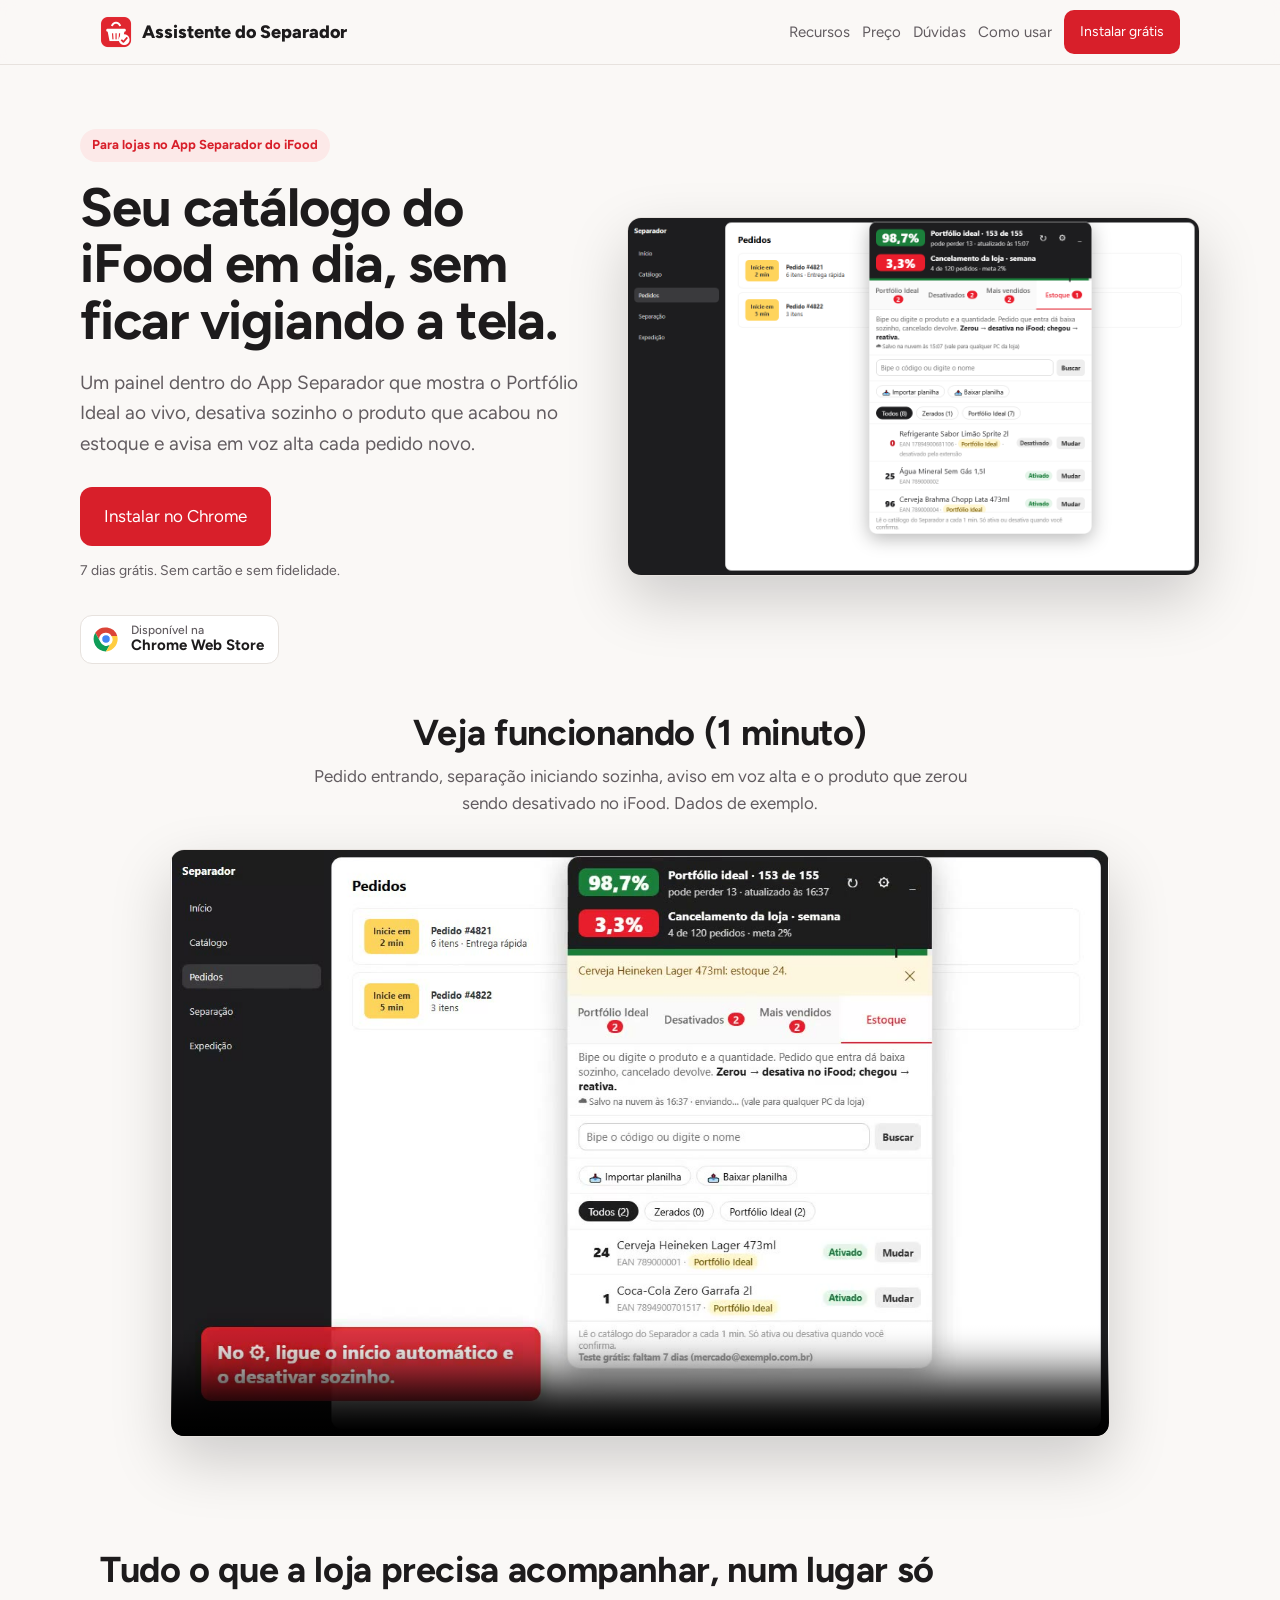
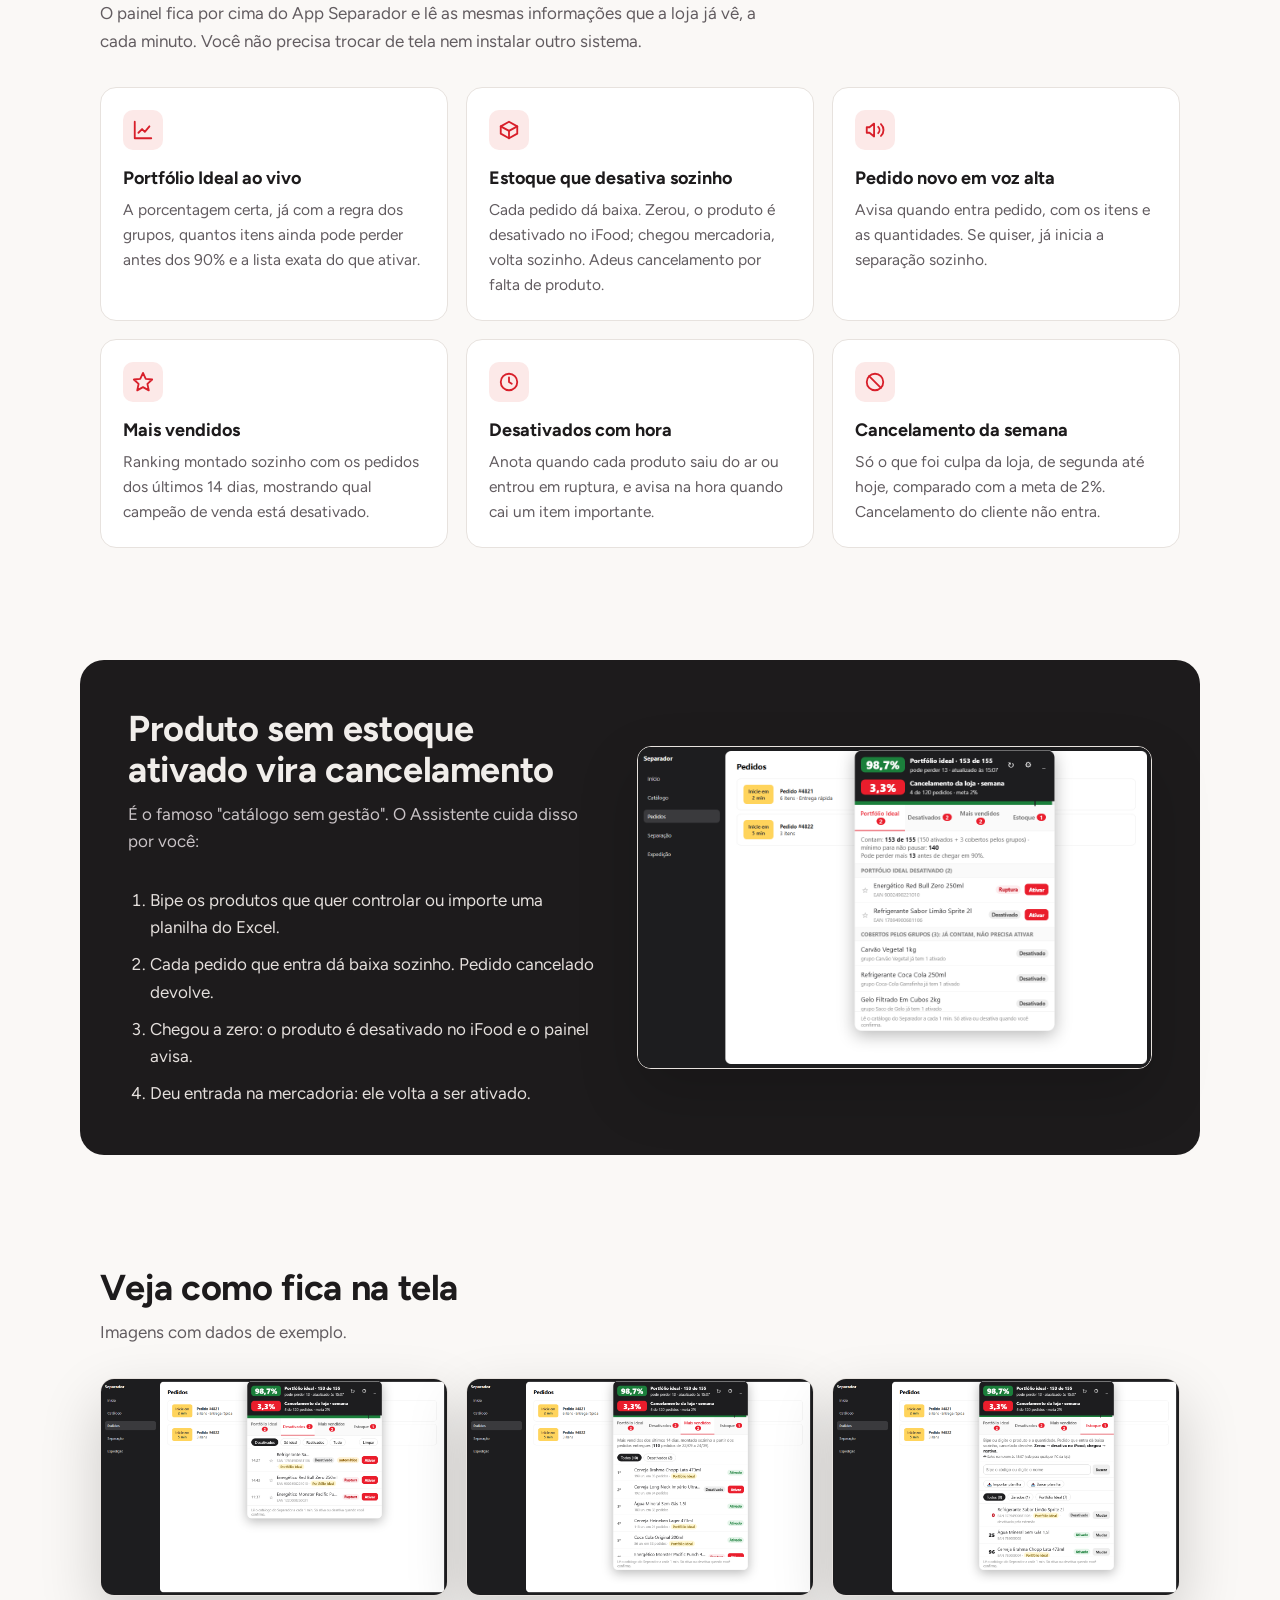
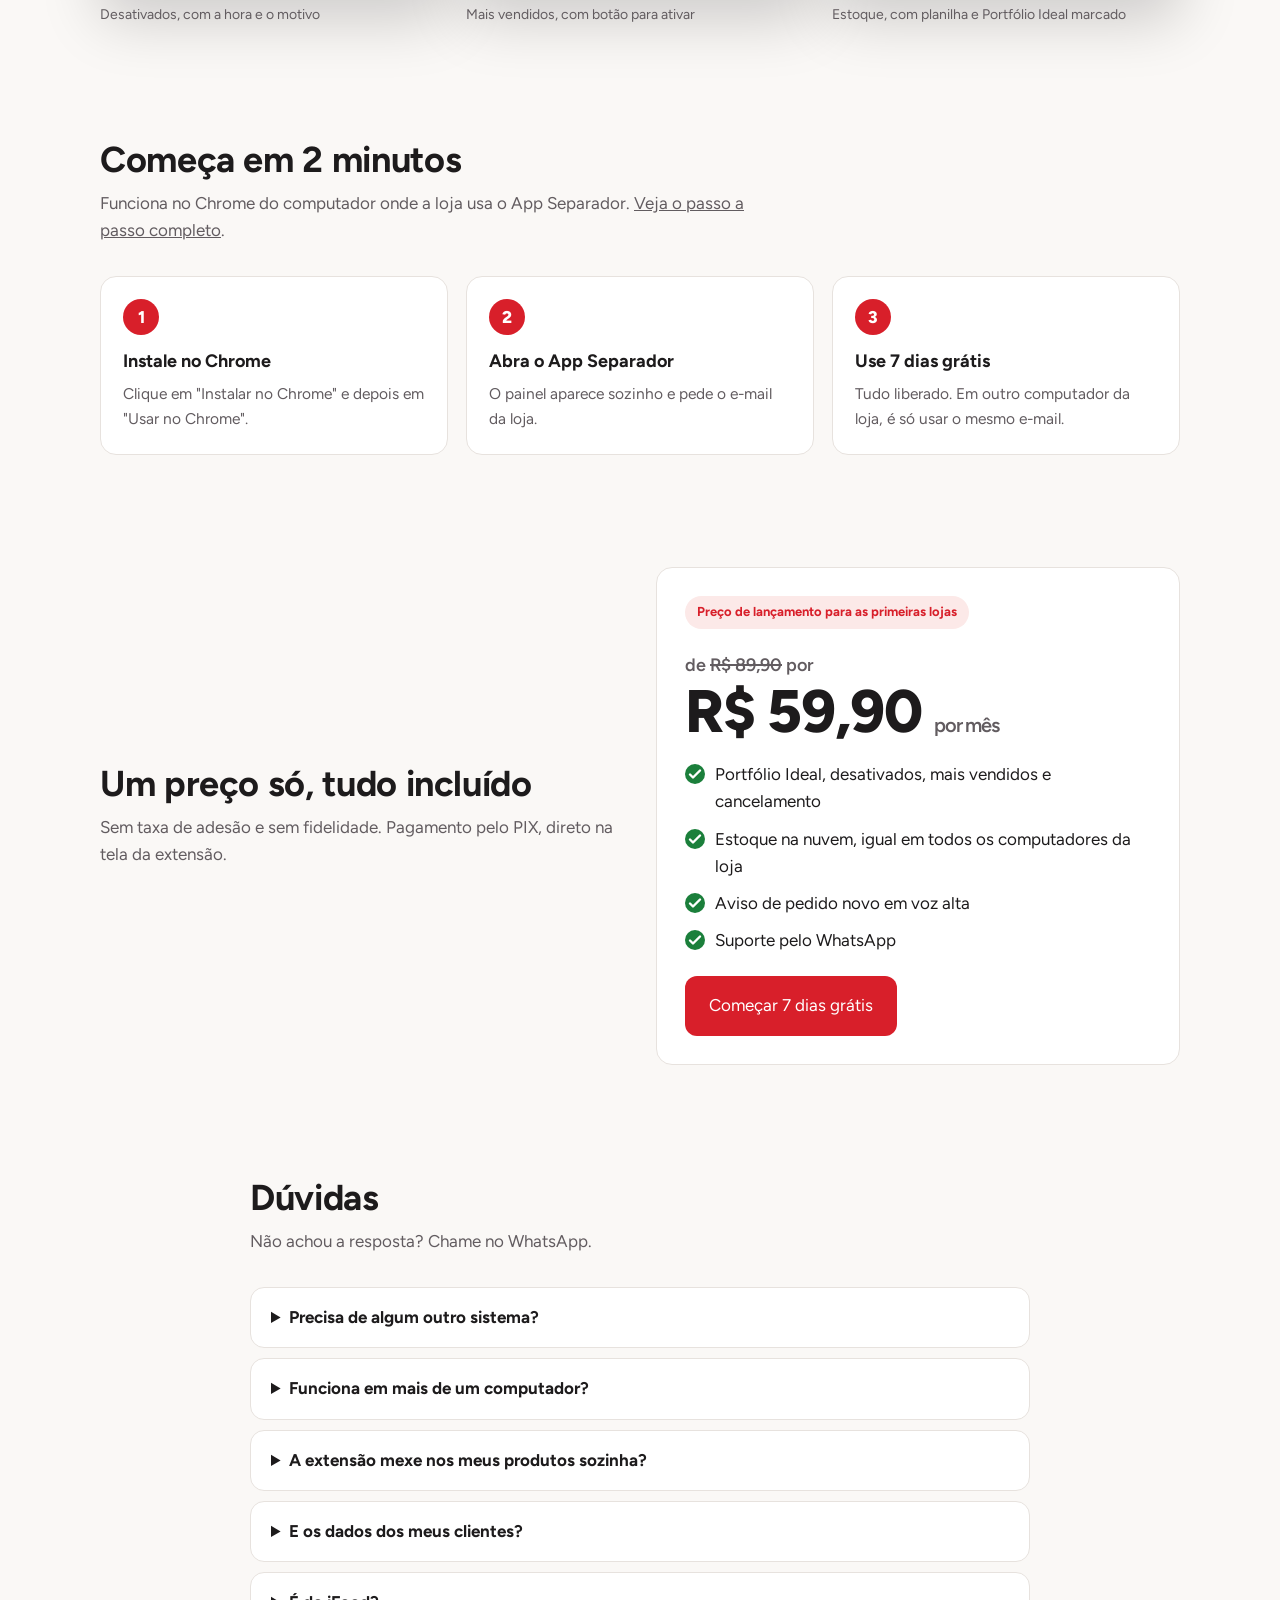
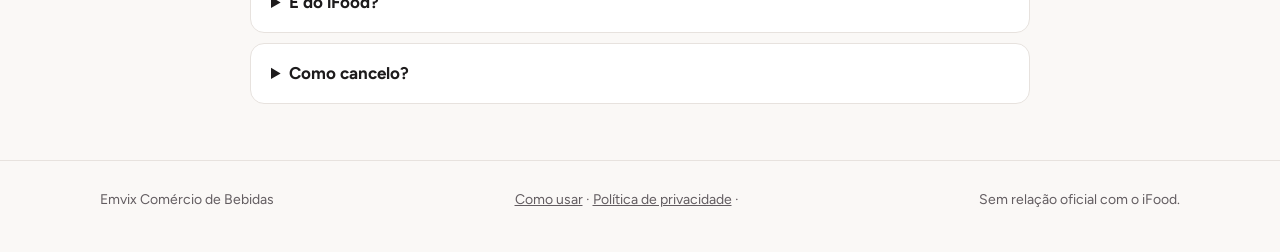
<file: index.html>
<!doctype html>
<html lang="pt-BR">
<head>
<meta charset="utf-8">
<meta name="viewport" content="width=device-width,initial-scale=1">
<title>Assistente do Separador</title>
<meta name="description" content="Painel dentro do App Separador do iFood: Portfólio Ideal ao vivo, estoque que desativa sozinho o que acabou, aviso de pedido novo em voz alta. 7 dias grátis.">
<meta property="og:title" content="Assistente do Separador">
<meta property="og:description" content="Seu catálogo do iFood em dia, sem ficar vigiando a tela. 7 dias grátis.">
<meta property="og:image" content="https://assistentedoseparador.com.br/img/screenshot-1-estoque.png">
<link rel="icon" href="img/icone-128.png">
<link rel="preconnect" href="https://fonts.googleapis.com">
<link rel="stylesheet" href="https://fonts.googleapis.com/css2?family=Figtree:wght@400;500;600;700;800&display=swap">
<link rel="stylesheet" href="estilo.css">
</head>
<body>
<header>
  <div class="wrap nav">
    <a class="marca" href="./"><img src="img/icone-128.png" alt="">Assistente do Separador</a>
    <span class="sp"></span>
    <a class="link" href="#recursos">Recursos</a>
    <a class="link" href="#preco">Preço</a>
    <a class="link" href="#duvidas">Dúvidas</a>
    <a class="link" href="como-usar.html">Como usar</a>
    <a class="btn pri peq" href="https://chromewebstore.google.com/detail/assistente-do-separador/kdofkaahabffamnfbegignnjaklldcpo" target="_blank" rel="noopener">Instalar grátis</a>
  </div>
</header>

<main>
  <div class="wrap hero">
    <div>
      <span class="tag">Para lojas no App Separador do iFood</span>
      <h1>Seu catálogo do iFood em dia, sem ficar vigiando a tela.</h1>
      <p class="lead">Um painel dentro do App Separador que mostra o Portfólio Ideal ao vivo, desativa sozinho o produto que acabou no estoque e avisa em voz alta cada pedido novo.</p>
      <div class="acoes">
        <a class="btn pri" href="https://chromewebstore.google.com/detail/assistente-do-separador/kdofkaahabffamnfbegignnjaklldcpo" target="_blank" rel="noopener">Instalar no Chrome</a>
        <a class="btn sec" href="#" data-zap>Falar no WhatsApp</a>
      </div>
      <p class="nota">7 dias grátis. Sem cartão e sem fidelidade.</p>
      <a class="selo" href="https://chromewebstore.google.com/detail/assistente-do-separador/kdofkaahabffamnfbegignnjaklldcpo" target="_blank" rel="noopener"><svg viewBox="0 0 24 24" aria-hidden="true"><circle cx="12" cy="12" r="11" fill="#fff"/><path d="M12 7a5 5 0 014.33 2.5H21A10 10 0 003.4 7l3.1 5.37A5 5 0 0112 7z" fill="#DB4437"/><path d="M7.67 14.5L3.4 7A10 10 0 0012 22l3.1-5.37A5 5 0 017.67 14.5z" fill="#0F9D58"/><path d="M16.33 9.5A5 5 0 0115.1 16.63L12 22A10 10 0 0021 9.5z" fill="#FFCD40"/><circle cx="12" cy="12" r="3.6" fill="#4285F4" stroke="#fff" stroke-width="1.2"/></svg><span><small>Disponível na</small>Chrome Web Store</span></a>
    </div>
    <img class="print" src="img/screenshot-1-estoque.png" width="1280" height="800" alt="Painel do Assistente aberto no App Separador, na aba Estoque">
  </div>

  <section id="video" style="padding-top:8px">
    <div class="wrap" style="max-width:980px">
      <h2 style="text-align:center">Veja funcionando (1 minuto)</h2>
      <p class="sub" style="text-align:center;margin-left:auto;margin-right:auto">Pedido entrando, separação iniciando sozinha, aviso em voz alta e o produto que zerou sendo desativado no iFood. Dados de exemplo.</p>
      <video class="print" controls playsinline preload="metadata" poster="img/capa.jpg" width="1280" height="800" style="aspect-ratio:16/10">
        <source src="img/demo.mp4" type="video/mp4">
      </video>
    </div>
  </section>

  <section id="recursos">
    <div class="wrap">
      <h2>Tudo o que a loja precisa acompanhar, num lugar só</h2>
      <p class="sub">O painel fica por cima do App Separador e lê as mesmas informações que a loja já vê, a cada minuto. Você não precisa trocar de tela nem instalar outro sistema.</p>
      <div class="grid">
        <div class="card"><div class="ico"><svg viewBox="0 0 24 24" fill="none" stroke="currentColor" stroke-width="2" stroke-linecap="round" stroke-linejoin="round"><path d="M3 3v18h18"/><path d="M7 15l4-4 3 3 5-6"/></svg></div>
          <h3>Portfólio Ideal ao vivo</h3><p>A porcentagem certa, já com a regra dos grupos, quantos itens ainda pode perder antes dos 90% e a lista exata do que ativar.</p></div>
        <div class="card"><div class="ico"><svg viewBox="0 0 24 24" fill="none" stroke="currentColor" stroke-width="2" stroke-linecap="round" stroke-linejoin="round"><path d="M21 8l-9-5-9 5 9 5 9-5z"/><path d="M3 8v8l9 5 9-5V8"/><path d="M12 13v8"/></svg></div>
          <h3>Estoque que desativa sozinho</h3><p>Cada pedido dá baixa. Zerou, o produto é desativado no iFood; chegou mercadoria, volta sozinho. Adeus cancelamento por falta de produto.</p></div>
        <div class="card"><div class="ico"><svg viewBox="0 0 24 24" fill="none" stroke="currentColor" stroke-width="2" stroke-linecap="round" stroke-linejoin="round"><path d="M11 5L6 9H3v6h3l5 4V5z"/><path d="M15.5 8.5a5 5 0 010 7"/><path d="M18.5 5.5a9 9 0 010 13"/></svg></div>
          <h3>Pedido novo em voz alta</h3><p>Avisa quando entra pedido, com os itens e as quantidades. Se quiser, já inicia a separação sozinho.</p></div>
        <div class="card"><div class="ico"><svg viewBox="0 0 24 24" fill="none" stroke="currentColor" stroke-width="2" stroke-linecap="round" stroke-linejoin="round"><path d="M12 2l3 6.5 7 .8-5.2 4.8 1.5 7L12 17.6 5.7 21.1l1.5-7L2 9.3l7-.8L12 2z"/></svg></div>
          <h3>Mais vendidos</h3><p>Ranking montado sozinho com os pedidos dos últimos 14 dias, mostrando qual campeão de venda está desativado.</p></div>
        <div class="card"><div class="ico"><svg viewBox="0 0 24 24" fill="none" stroke="currentColor" stroke-width="2" stroke-linecap="round" stroke-linejoin="round"><circle cx="12" cy="12" r="9"/><path d="M12 7v5l3 2"/></svg></div>
          <h3>Desativados com hora</h3><p>Anota quando cada produto saiu do ar ou entrou em ruptura, e avisa na hora quando cai um item importante.</p></div>
        <div class="card"><div class="ico"><svg viewBox="0 0 24 24" fill="none" stroke="currentColor" stroke-width="2" stroke-linecap="round" stroke-linejoin="round"><circle cx="12" cy="12" r="9"/><path d="M5.6 5.6l12.8 12.8"/></svg></div>
          <h3>Cancelamento da semana</h3><p>Só o que foi culpa da loja, de segunda até hoje, comparado com a meta de 2%. Cancelamento do cliente não entra.</p></div>
      </div>
    </div>
  </section>

  <section>
    <div class="wrap destaque">
      <div>
        <h2>Produto sem estoque ativado vira cancelamento</h2>
        <p class="sub">É o famoso "catálogo sem gestão". O Assistente cuida disso por você:</p>
        <ol>
          <li>Bipe os produtos que quer controlar ou importe uma planilha do Excel.</li>
          <li>Cada pedido que entra dá baixa sozinho. Pedido cancelado devolve.</li>
          <li>Chegou a zero: o produto é desativado no iFood e o painel avisa.</li>
          <li>Deu entrada na mercadoria: ele volta a ser ativado.</li>
        </ol>
      </div>
      <img class="print" src="img/screenshot-2-portfolio-ideal.png" width="1280" height="800" alt="Aba Portfólio Ideal do painel" loading="lazy">
    </div>
  </section>

  <section>
    <div class="wrap">
      <h2>Veja como fica na tela</h2>
      <p class="sub">Imagens com dados de exemplo.</p>
      <div class="galeria">
        <figure><img class="print" src="img/screenshot-3-desativados.png" width="1280" height="800" alt="Aba Desativados" loading="lazy"><figcaption>Desativados, com a hora e o motivo</figcaption></figure>
        <figure><img class="print" src="img/screenshot-4-mais-vendidos.png" width="1280" height="800" alt="Aba Mais vendidos" loading="lazy"><figcaption>Mais vendidos, com botão para ativar</figcaption></figure>
        <figure><img class="print" src="img/screenshot-1-estoque.png" width="1280" height="800" alt="Aba Estoque" loading="lazy"><figcaption>Estoque, com planilha e Portfólio Ideal marcado</figcaption></figure>
      </div>
    </div>
  </section>

  <section>
    <div class="wrap">
      <h2>Começa em 2 minutos</h2>
      <p class="sub">Funciona no Chrome do computador onde a loja usa o App Separador. <a href="como-usar.html">Veja o passo a passo completo</a>.</p>
      <div class="passos">
        <div class="card passo"><h3>Instale no Chrome</h3><p>Clique em "Instalar no Chrome" e depois em "Usar no Chrome".</p></div>
        <div class="card passo"><h3>Abra o App Separador</h3><p>O painel aparece sozinho e pede o e-mail da loja.</p></div>
        <div class="card passo"><h3>Use 7 dias grátis</h3><p>Tudo liberado. Em outro computador da loja, é só usar o mesmo e-mail.</p></div>
      </div>
    </div>
  </section>

  <section id="preco">
    <div class="wrap preco">
      <div>
        <h2>Um preço só, tudo incluído</h2>
        <p class="sub" style="margin-bottom:0">Sem taxa de adesão e sem fidelidade. Pagamento pelo PIX, direto na tela da extensão.</p>
      </div>
      <div class="card" style="padding:28px">
        <span class="tag" data-oferta>Preço de lançamento para as primeiras lojas</span>
        <div class="de" data-de>de <s>R$ 89,90</s> por</div>
        <div class="valor" data-preco>R$ 59,90 <small>por mês</small></div>
        <ul class="lista">
          <li>Portfólio Ideal, desativados, mais vendidos e cancelamento</li>
          <li>Estoque na nuvem, igual em todos os computadores da loja</li>
          <li>Aviso de pedido novo em voz alta</li>
          <li>Suporte pelo WhatsApp</li>
        </ul>
        <div class="acoes" style="margin-top:22px"><a class="btn pri" href="https://chromewebstore.google.com/detail/assistente-do-separador/kdofkaahabffamnfbegignnjaklldcpo" target="_blank" rel="noopener">Começar 7 dias grátis</a></div>
      </div>
    </div>
  </section>

  <section id="duvidas">
    <div class="wrap" style="max-width:820px">
      <h2>Dúvidas</h2>
      <p class="sub">Não achou a resposta? Chame no WhatsApp.</p>
      <details><summary>Precisa de algum outro sistema?</summary><p>Não. Basta o Chrome e o App Separador que a loja já usa. O estoque fica guardado na nuvem do Assistente.</p></details>
      <details><summary>Funciona em mais de um computador?</summary><p>Sim. Instale nos computadores da loja e use o mesmo e-mail. Estoque, opções e histórico aparecem iguais em todos.</p></details>
      <details><summary>A extensão mexe nos meus produtos sozinha?</summary><p>Só se você ligar. Ativar e desativar pelo painel pede confirmação. O estoque automático e o início automático da separação vêm desligados e você liga quando quiser. Separar e bipar os itens continua com a loja.</p></details>
      <details><summary>E os dados dos meus clientes?</summary><p>Não saem do seu computador. O Assistente usa só os produtos e as quantidades dos pedidos. Veja a <a href="privacidade.html">política de privacidade</a>.</p></details>
      <details><summary>É do iFood?</summary><p>Não. É uma ferramenta independente, feita por uma loja parceira para facilitar o dia a dia de quem usa o App Separador.</p></details>
      <details><summary>Como cancelo?</summary><p>É só não renovar. Não tem fidelidade nem multa.</p></details>
    </div>
  </section>
</main>

<footer>
  <div class="wrap">
    <span><span data-nome>Emvix Comércio de Bebidas</span><span data-cnpj></span></span>
    <span><a href="como-usar.html">Como usar</a> · <a href="privacidade.html">Política de privacidade</a> · <a href="#" data-zap>WhatsApp</a></span>
    <span>Sem relação oficial com o iFood.</span>
  </div>
</footer>

<script>
  // Link da Chrome Web Store e contato vêm do servidor (o dono muda na página de controle).
  const LOJA = 'https://chromewebstore.google.com/detail/assistente-do-separador/kdofkaahabffamnfbegignnjaklldcpo';
  document.querySelectorAll('[data-instalar]').forEach((a) => { a.href = LOJA; a.target = '_blank'; a.rel = 'noopener'; });
  fetch('https://assistente-separador.onrender.com/v1/publico').then((r) => r.json()).then((c) => {
    const d = String(c.whatsapp || '').replace(/\D/g, '');
    const zap = d ? 'https://wa.me/' + (d.length <= 11 ? '55' + d : d) + '?text=' + encodeURIComponent('Olá! Vi o site do Assistente do Separador e quero saber mais.') : '';
    document.querySelectorAll('[data-zap]').forEach((a) => { if (zap) { a.href = zap; a.target = '_blank'; a.rel = 'noopener'; } else a.style.display = 'none'; });
    if (c.preco) {
      const m = String(c.preco).match(/^(.*?)\s*(por mês|\/mês|mensal)?$/i);
      document.querySelectorAll('[data-preco]').forEach((el) => { el.innerHTML = ''; el.append(m[1] + ' '); const s = document.createElement('small'); s.textContent = 'por mês'; el.append(s); });
    }
    const de = document.querySelector('[data-de]'), of = document.querySelector('[data-oferta]');
    if (c.preco_de) { de.innerHTML = ''; de.append('de '); const s = document.createElement('s'); s.textContent = c.preco_de; de.append(s, ' por'); } else de.remove();
    if (c.oferta && c.preco_de) of.textContent = c.oferta; else of.remove();
    const cnpj = String(c.cnpj || '').replace(/\D/g, '');
    if (cnpj.length === 14) document.querySelectorAll('[data-cnpj]').forEach((el) => { el.textContent = ' · CNPJ ' + cnpj.replace(/^(\d{2})(\d{3})(\d{3})(\d{4})(\d{2})$/, '$1.$2.$3/$4-$5'); });
    if (c.nome) document.querySelectorAll('[data-nome]').forEach((el) => { el.textContent = c.nome; });
  }).catch(() => document.querySelectorAll('[data-zap]').forEach((a) => { a.style.display = 'none'; }));
</script>
</body>
</html>
</file>
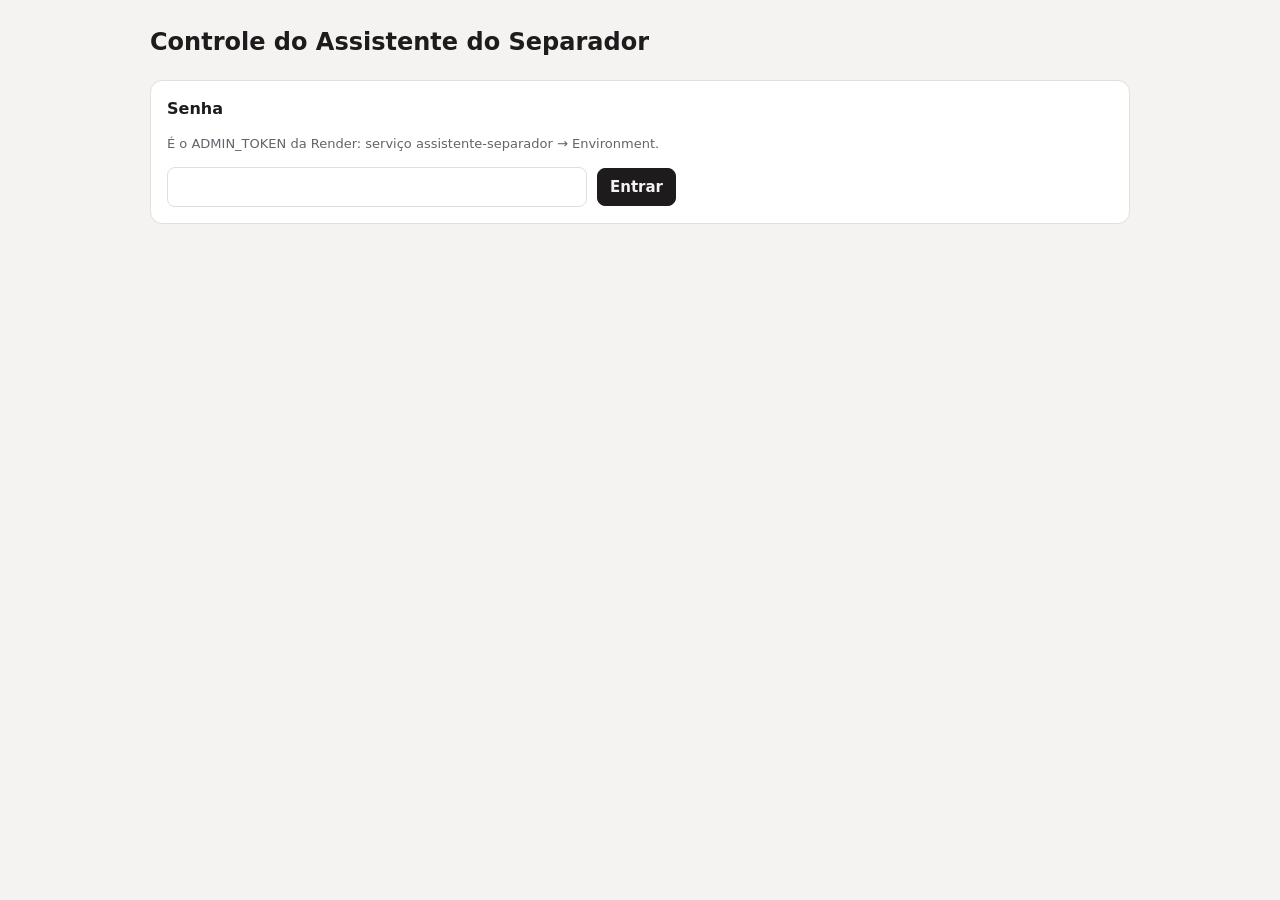
<file: admin/index.html>
<!doctype html>
<html lang="pt-BR">
<head>
<meta charset="utf-8">
<meta name="viewport" content="width=device-width,initial-scale=1">
<meta name="robots" content="noindex">
<title>Controle do Assistente</title>
<style>
  :root { --bg: #F4F3F1; --card: #fff; --ink: #1d1b1c; --muted: #67616a; --line: #e2deda; --red: #c4121f; --green: #1b7f3b; --amber: #8a5a00; }
  @media (prefers-color-scheme: dark) { :root { --bg: #151415; --card: #1e1c1e; --ink: #eeebe8; --muted: #a9a3ab; --line: #34302f; --red: #f2786c; --green: #6fcf97; --amber: #f0c060; } }
  * { box-sizing: border-box; }
  body { margin: 0; background: var(--bg); color: var(--ink); font: 15px/1.5 system-ui, -apple-system, 'Segoe UI', sans-serif; padding: 24px 16px 48px; }
  main { max-width: 980px; margin: 0 auto; display: flex; flex-direction: column; gap: 20px; }
  h1 { margin: 0; font-size: 24px; }
  h2 { margin: 0 0 10px; font-size: 16px; }
  .card { background: var(--card); border: 1px solid var(--line); border-radius: 12px; padding: 16px; }
  .muted { color: var(--muted); font-size: 13px; }
  input { font: inherit; padding: 8px 10px; border: 1px solid var(--line); border-radius: 8px; background: var(--card); color: var(--ink); width: 100%; }
  button { font: inherit; font-weight: 600; padding: 7px 12px; border-radius: 8px; border: 1px solid var(--line); background: var(--card); color: var(--ink); cursor: pointer; white-space: nowrap; }
  button.pri { background: var(--ink); color: var(--bg); border-color: var(--ink); }
  .row { display: flex; gap: 10px; align-items: center; flex-wrap: wrap; }
  .grid { display: grid; grid-template-columns: repeat(auto-fit, minmax(210px, 1fr)); gap: 12px; }
  label { display: flex; flex-direction: column; gap: 4px; font-size: 13px; color: var(--muted); }
  .resumo { display: flex; gap: 12px; flex-wrap: wrap; }
  .num { background: var(--card); border: 1px solid var(--line); border-radius: 12px; padding: 12px 16px; min-width: 130px; }
  .num b { display: block; font-size: 26px; line-height: 1.1; font-variant-numeric: tabular-nums; }
  .wrap { overflow-x: auto; }
  table { width: 100%; border-collapse: collapse; font-size: 14px; }
  th, td { text-align: left; padding: 10px 8px; border-bottom: 1px solid var(--line); vertical-align: middle; }
  th { font-size: 12px; text-transform: uppercase; letter-spacing: .05em; color: var(--muted); }
  .tag { font-size: 12px; font-weight: 700; padding: 2px 8px; border-radius: 10px; white-space: nowrap; }
  .t-ok { color: var(--green); background: color-mix(in srgb, var(--green) 14%, transparent); }
  .t-teste { color: var(--amber); background: color-mix(in srgb, var(--amber) 16%, transparent); }
  .t-off { color: var(--red); background: color-mix(in srgb, var(--red) 14%, transparent); }
  .acoes { display: flex; gap: 6px; flex-wrap: wrap; }
  #msg { min-height: 20px; font-size: 14px; }
  .hide { display: none !important; }
</style>
</head>
<body>
<main>
  <h1>Controle do Assistente do Separador</h1>

  <section class="card" id="login">
    <h2>Senha</h2>
    <p class="muted">É o ADMIN_TOKEN da Render: serviço assistente-separador → Environment.</p>
    <div class="row"><input id="senha" type="password" autocomplete="current-password" style="max-width:420px"><button class="pri" id="entrar">Entrar</button></div>
  </section>

  <div id="painel" class="hide" style="display:flex;flex-direction:column;gap:20px">
    <div class="resumo" id="resumo"></div>

    <section class="card">
      <h2>Cadastrar cliente que já pagou</h2>
      <p class="muted">Opcional. Quem instala e digita o e-mail já entra sozinho no teste grátis. Use aqui só se o cliente pagou antes de instalar: quando ele digitar este e-mail na extensão, já entra com 30 dias pagos.</p>
      <div class="row"><input id="novo-email" type="email" placeholder="email@daloja.com.br" style="max-width:420px"><button class="pri" id="novo">Cadastrar com 30 dias</button></div>
    </section>

    <section class="card">
      <h2>Lojas cadastradas</h2>
      <p class="muted">Recebeu o PIX? Clique em "+30 dias" na loja. Soma a partir do vencimento (ou de hoje, se já venceu).</p>
      <div class="wrap"><table>
        <thead><tr><th>E-mail</th><th>Situação</th><th>Vence</th><th>Último uso</th><th>Produtos</th><th>Obs.</th><th></th></tr></thead>
        <tbody id="lista"></tbody>
      </table></div>
    </section>

    <section class="card">
      <h2>Tela de assinatura (o que a loja vê quando o teste acaba)</h2>
      <div class="grid">
        <label>Preço (o que a loja paga)<input id="c-preco" placeholder="R$ 59,90 por mês"></label>
        <label>Preço cheio, riscado no site (vazio = sem promoção)<input id="c-preco_de" placeholder="R$ 89,90"></label>
        <label>Texto da oferta no site<input id="c-oferta" placeholder="Preço de lançamento para as primeiras lojas"></label>
        <label>Chave PIX<input id="c-pix"></label>
        <label>WhatsApp (com DDD)<input id="c-whatsapp" inputmode="tel"></label>
        <label>Nome de quem recebe (aparece no rodapé do site)<input id="c-nome"></label>
        <label>CNPJ (aparece no rodapé do site)<input id="c-cnpj" inputmode="numeric"></label>
      </div>
      <div class="row" style="margin-top:12px"><button class="pri" id="salvar">Salvar</button></div>
    </section>
  </div>
  <div id="msg"></div>
</main>
<script>
  const $ = (id) => document.getElementById(id);
  const CAMPOS = ['preco', 'preco_de', 'oferta', 'pix', 'whatsapp', 'nome', 'cnpj'];
  let senha = '';
  try { senha = sessionStorage.getItem('adm') || ''; } catch (_) {}
  const esc = (s) => String(s ?? '').replace(/[&<>"']/g, (c) => ({ '&': '&amp;', '<': '&lt;', '>': '&gt;', '"': '&quot;', "'": '&#39;' }[c]));
  const data = (iso) => iso ? new Date(iso).toLocaleDateString('pt-BR') : '';
  const quando = (iso) => iso ? new Date(iso).toLocaleString('pt-BR', { day: '2-digit', month: '2-digit', hour: '2-digit', minute: '2-digit' }) : '';
  async function api(path, body) {
    const r = await fetch('https://assistente-separador.onrender.com' + path, { method: body ? 'POST' : 'GET', headers: { 'X-Admin-Token': senha, 'Content-Type': 'application/json' }, body: body ? JSON.stringify(body) : undefined });
    const j = await r.json().catch(() => ({}));
    if (!r.ok) throw new Error(j.detail || 'Erro ' + r.status);
    return j;
  }
  function situacao(l) {
    if (l.revogada) return '<span class="tag t-off">Bloqueada</span>';
    if (l.tipo === 'cortesia') return '<span class="tag t-ok">Cortesia</span>';
    if (!l.ok) return '<span class="tag t-off">Vencida</span>';
    return l.tipo === 'pago' ? '<span class="tag t-ok">Paga</span>' : '<span class="tag t-teste">Teste grátis</span>';
  }
  async function carregar() {
    const j = await api('/admin/api/licencas');
    $('login').classList.add('hide'); $('painel').classList.remove('hide');
    const L = j.licencas;
    const n = (f) => L.filter(f).length;
    $('resumo').innerHTML = [['Lojas', L.length], ['Pagas', n((l) => l.tipo === 'pago' && l.ok)], ['Em teste', n((l) => l.tipo === 'teste' && l.ok)], ['Vencidas', n((l) => !l.ok && !l.revogada)], ['Cortesia', n((l) => l.tipo === 'cortesia')]]
      .map(([t, v]) => `<div class="num"><span class="muted">${t}</span><b>${v}</b></div>`).join('');
    $('lista').innerHTML = L.length ? L.map((l) => `<tr>
      <td>${esc(l.email)}<div class="muted">${l.pendente ? 'ainda não instalou · ' : ''}desde ${data(l.desde)}</div></td>
      <td>${situacao(l)}</td>
      <td>${l.ate ? data(l.ate) : 'não vence'}</td>
      <td>${quando(l.visto)}</td>
      <td>${l.produtos}</td>
      <td>${esc(l.obs)}</td>
      <td><div class="acoes">
        <button data-a="dias" data-e="${esc(l.email)}">+30 dias</button>
        ${l.tipo !== 'cortesia' ? `<button data-a="cortesia" data-e="${esc(l.email)}">Cortesia</button>` : ''}
        <button data-a="obs" data-e="${esc(l.email)}">Obs.</button>
        <button data-a="${l.revogada ? 'reativar' : 'revogar'}" data-e="${esc(l.email)}">${l.revogada ? 'Desbloquear' : 'Bloquear'}</button>
      </div></td></tr>`).join('') : '<tr><td colspan="7" class="muted">Nenhuma loja cadastrou o e-mail ainda.</td></tr>';
    for (const k of CAMPOS) $('c-' + k).value = j.config[k] || '';
  }
  async function entrar() {
    senha = $('senha').value.trim() || senha;
    try { await carregar(); try { sessionStorage.setItem('adm', senha); } catch (_) {} $('msg').textContent = ''; }
    catch (e) { $('msg').textContent = e.message; $('login').classList.remove('hide'); }
  }
  $('entrar').onclick = entrar;
  $('senha').onkeydown = (e) => { if (e.key === 'Enter') entrar(); };
  $('lista').onclick = async (e) => {
    const b = e.target.closest('button'); if (!b) return;
    const corpo = { email: b.dataset.e, acao: b.dataset.a };
    if (corpo.acao === 'dias' && !confirm(`Somar 30 dias para ${corpo.email}?`)) return;
    if (corpo.acao === 'revogar' && !confirm(`Bloquear ${corpo.email}? A extensão para de funcionar nessa loja.`)) return;
    if (corpo.acao === 'obs') { const t = prompt('Observação (ex.: nome da loja, telefone):'); if (t === null) return; corpo.obs = t; }
    try { await api('/admin/api/acao', corpo); await carregar(); $('msg').textContent = 'Feito.'; } catch (err) { $('msg').textContent = err.message; }
  };
  $('novo').onclick = async () => {
    const email = $('novo-email').value.trim();
    if (!email) return;
    try { await api('/admin/api/novo', { email, dias: 30 }); $('novo-email').value = ''; await carregar(); $('msg').textContent = 'Cadastrado com 30 dias. Quando a loja digitar este e-mail na extensão, já entra liberada.'; }
    catch (err) { $('msg').textContent = err.message; }
  };
  $('salvar').onclick = async () => {
    try { await api('/admin/api/config', Object.fromEntries(CAMPOS.map((k) => [k, $('c-' + k).value.trim()]))); $('msg').textContent = 'Salvo. A tela de assinatura das lojas já mostra isso.'; }
    catch (err) { $('msg').textContent = err.message; }
  };
  if (senha) entrar();
</script>
</body>
</html>
</file>
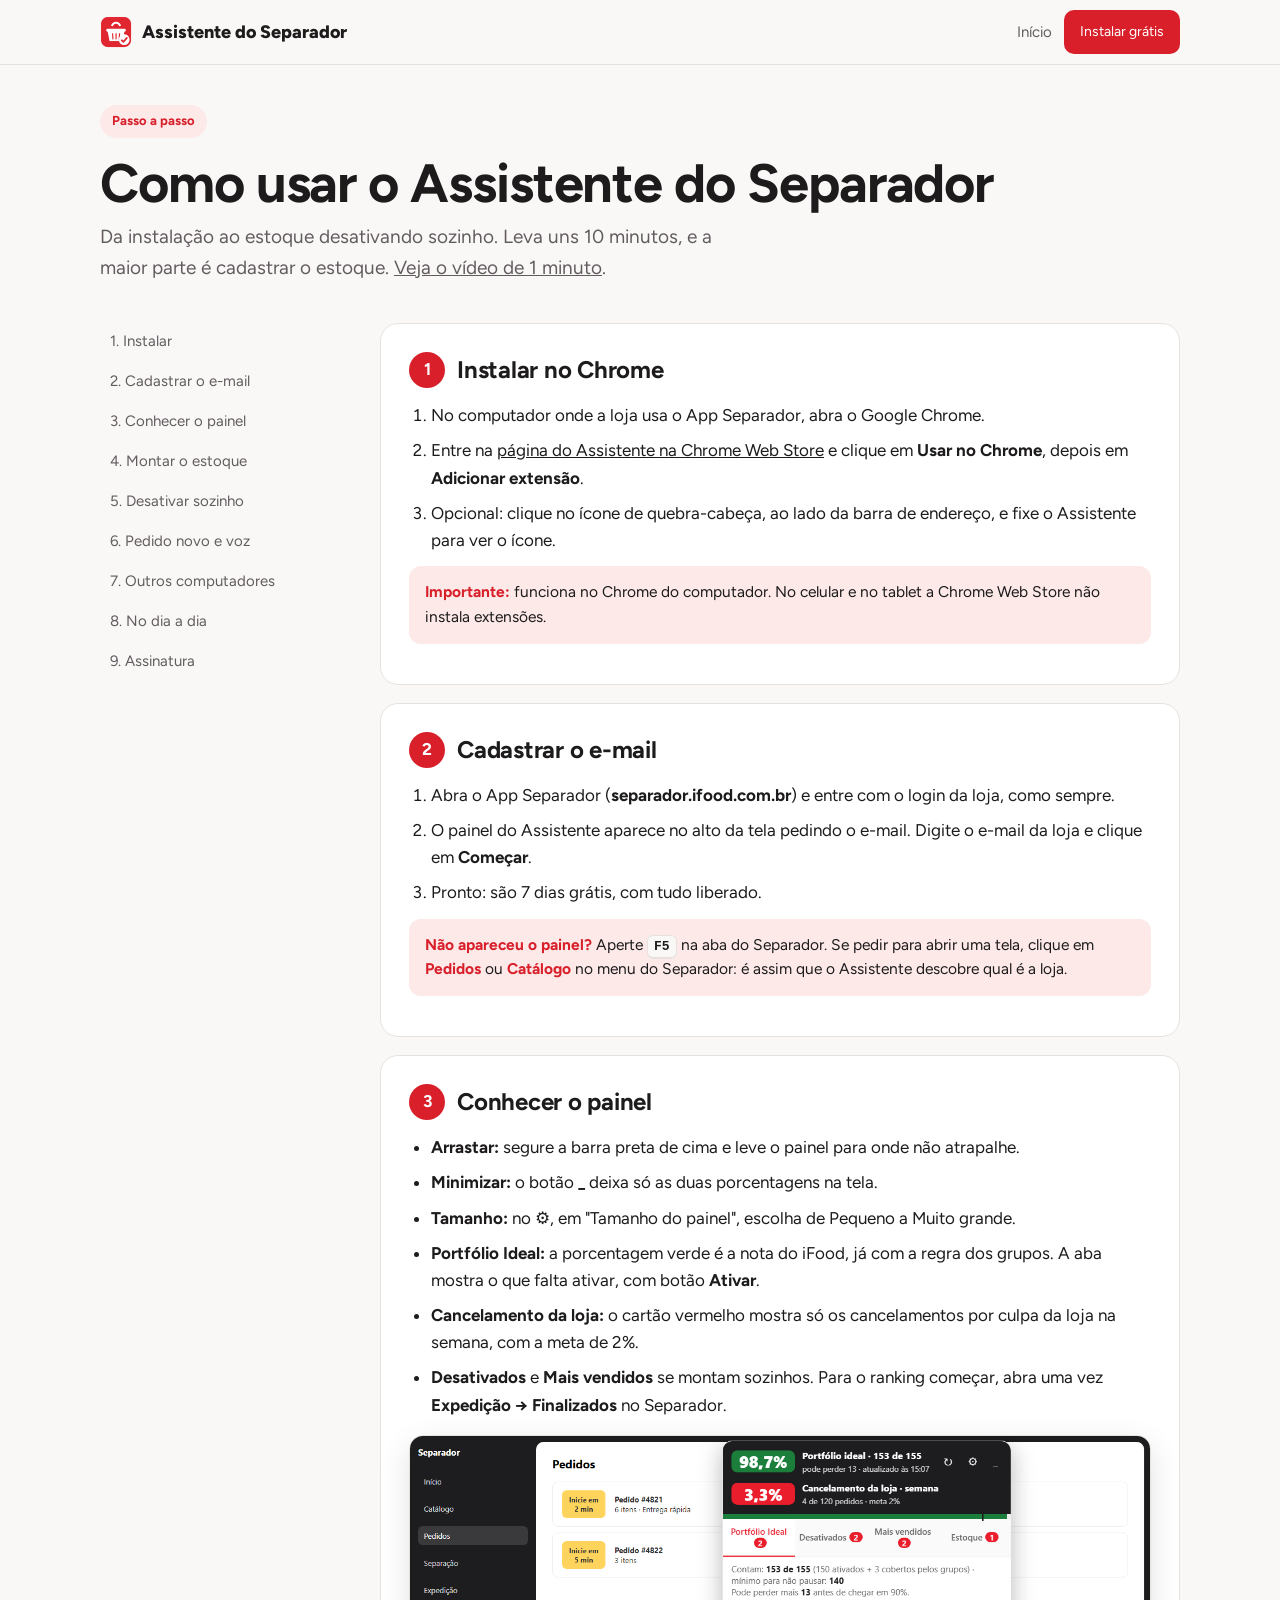
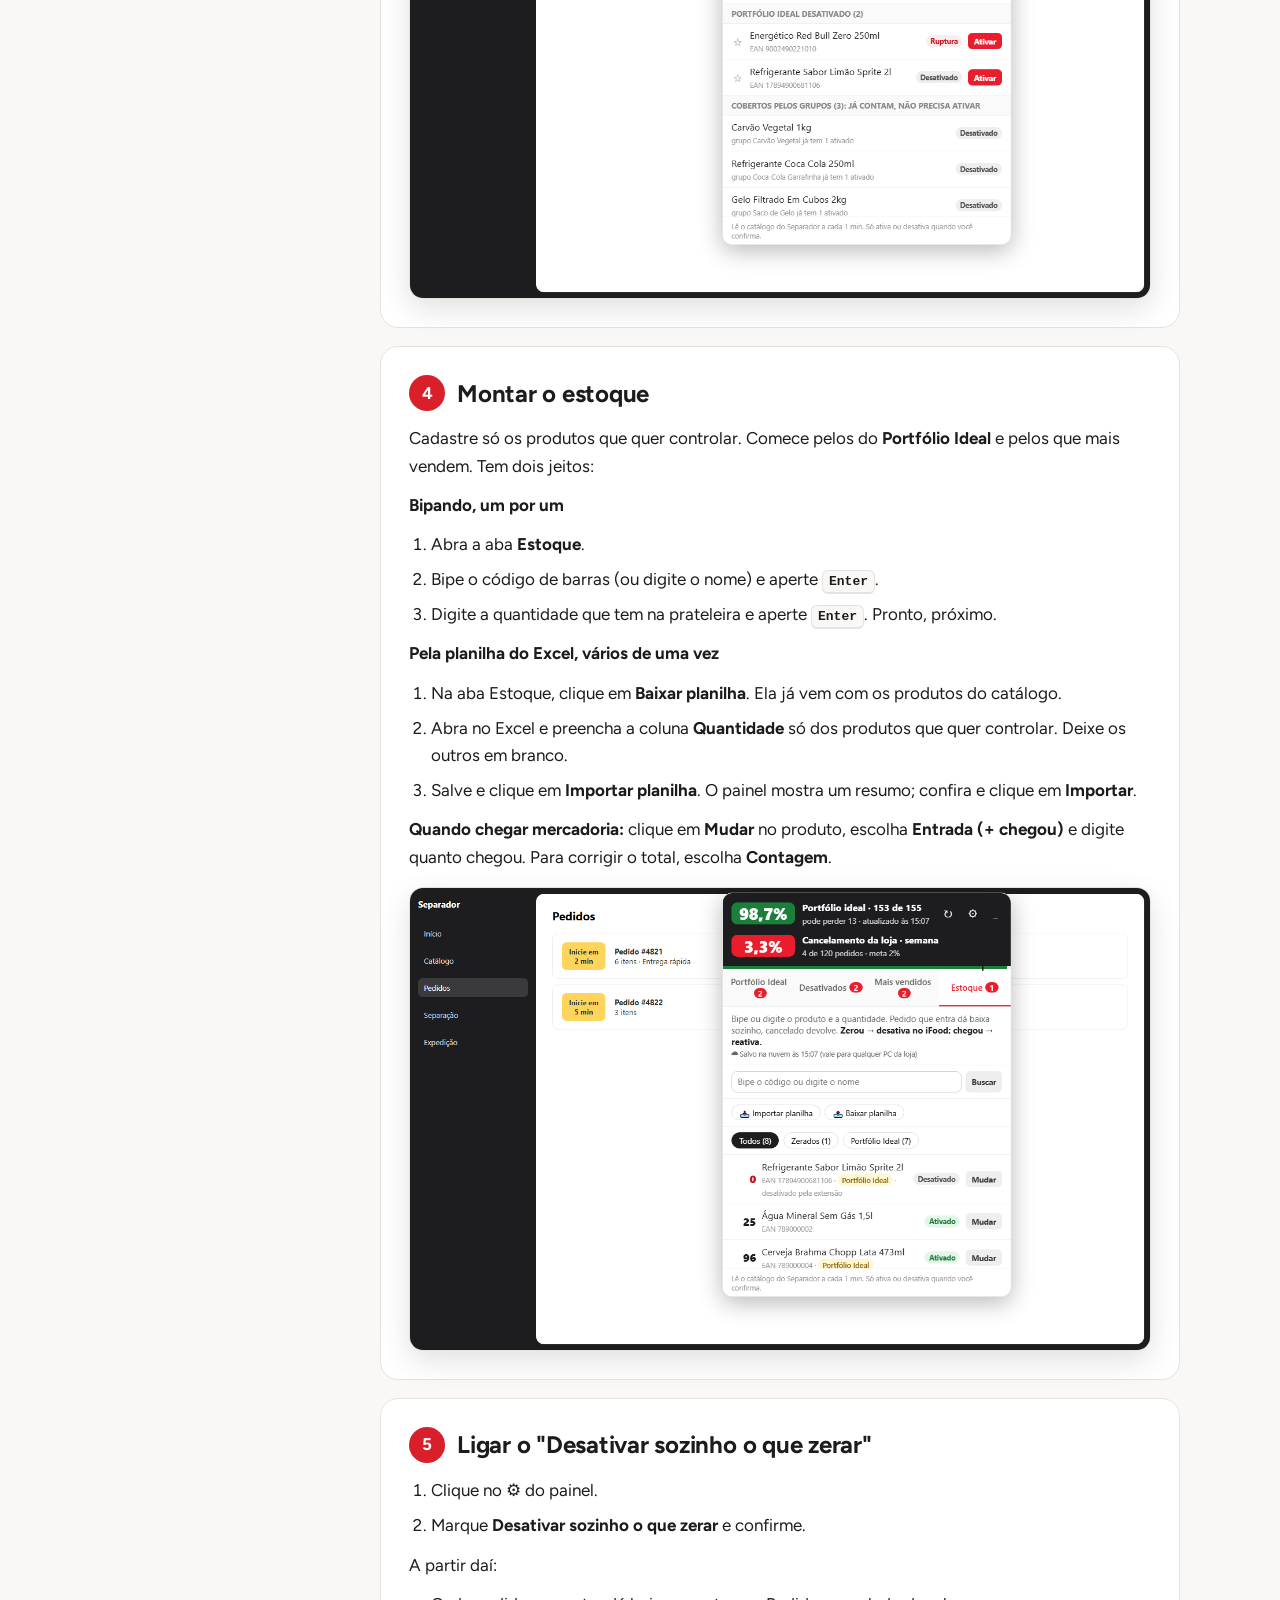
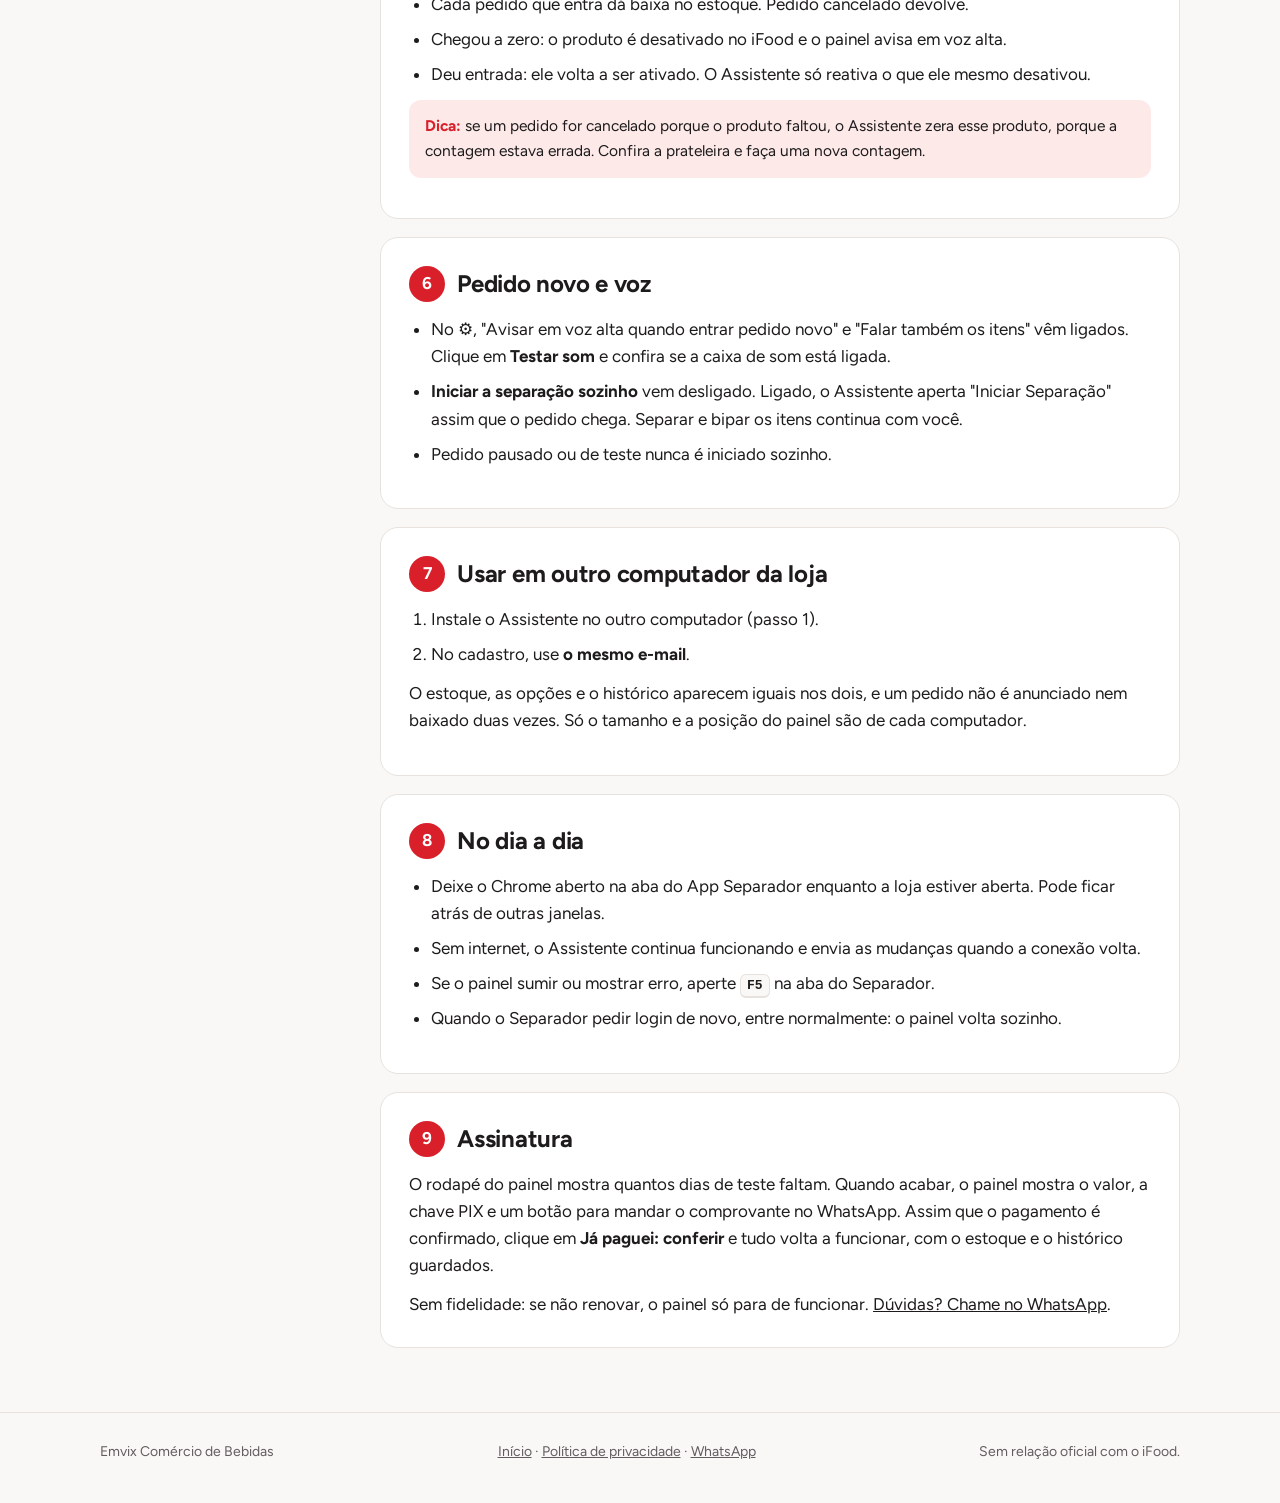
<file: como-usar.html>
<!doctype html>
<html lang="pt-BR">
<head>
<meta charset="utf-8">
<meta name="viewport" content="width=device-width,initial-scale=1">
<title>Como usar o Assistente do Separador</title>
<meta name="description" content="Passo a passo para instalar e configurar o Assistente do Separador: cadastro, estoque, desativar sozinho, voz e início automático.">
<link rel="icon" href="img/icone-128.png">
<link rel="preconnect" href="https://fonts.googleapis.com">
<link rel="stylesheet" href="https://fonts.googleapis.com/css2?family=Figtree:wght@400;500;600;700;800&display=swap">
<link rel="stylesheet" href="estilo.css">
<style>
  .guia { display: grid; grid-template-columns: 240px minmax(0, 1fr); gap: 40px; padding: 40px 0 64px; align-items: start; }
  .indice { position: sticky; top: 88px; display: grid; gap: 4px; font-size: 15px; }
  .indice a { text-decoration: none; color: var(--muted); padding: 6px 10px; border-radius: 8px; }
  .indice a:hover { background: var(--surface); color: var(--ink); }
  .etapa { background: var(--surface); border: 1px solid var(--line); border-radius: 18px; padding: 28px; scroll-margin-top: 84px; }
  .etapa + .etapa { margin-top: 18px; }
  .etapa h2 { font-size: 24px; display: flex; gap: 12px; align-items: center; margin-bottom: 14px; }
  .etapa h2 .n { flex: none; display: grid; place-items: center; width: 36px; height: 36px; border-radius: 50%; background: var(--red); color: var(--red-ink); font-size: 17px; }
  .etapa ol, .etapa ul { margin: 0 0 12px; padding-left: 22px; display: grid; gap: 8px; }
  .etapa p { margin: 0 0 12px; }
  .etapa .print { margin-top: 16px; box-shadow: 0 10px 30px rgba(0,0,0,.12); }
  .dica { background: var(--soft); border-radius: 12px; padding: 14px 16px; font-size: 15.5px; margin: 12px 0 0; }
  .dica b { color: var(--red); }
  kbd { font: 600 13px/1 ui-monospace, monospace; background: var(--bg); border: 1px solid var(--line); border-bottom-width: 2px; border-radius: 6px; padding: 3px 6px; }
  .topo h1 { margin-bottom: 10px; }
  @media (max-width: 860px) { .guia { grid-template-columns: minmax(0, 1fr); gap: 20px; } .indice { position: static; grid-template-columns: repeat(2, minmax(0, 1fr)); } .etapa { padding: 20px; } }
</style>
</head>
<body>
<header>
  <div class="wrap nav">
    <a class="marca" href="./"><img src="img/icone-128.png" alt="">Assistente do Separador</a>
    <span class="sp"></span>
    <a class="link" href="./">Início</a>
    <a class="btn pri peq" href="https://chromewebstore.google.com/detail/assistente-do-separador/kdofkaahabffamnfbegignnjaklldcpo" target="_blank" rel="noopener">Instalar grátis</a>
  </div>
</header>

<main class="wrap">
  <div class="topo" style="padding-top:40px">
    <span class="tag">Passo a passo</span>
    <h1>Como usar o Assistente do Separador</h1>
    <p class="lead" style="margin:0">Da instalação ao estoque desativando sozinho. Leva uns 10 minutos, e a maior parte é cadastrar o estoque. <a href="index.html#video">Veja o vídeo de 1 minuto</a>.</p>
  </div>

  <div class="guia">
    <nav class="indice">
      <a href="#instalar">1. Instalar</a>
      <a href="#cadastro">2. Cadastrar o e-mail</a>
      <a href="#painel">3. Conhecer o painel</a>
      <a href="#estoque">4. Montar o estoque</a>
      <a href="#automatico">5. Desativar sozinho</a>
      <a href="#pedidos">6. Pedido novo e voz</a>
      <a href="#pcs">7. Outros computadores</a>
      <a href="#dia">8. No dia a dia</a>
      <a href="#assinatura">9. Assinatura</a>
    </nav>

    <div>
      <section class="etapa" id="instalar">
        <h2><span class="n">1</span>Instalar no Chrome</h2>
        <ol>
          <li>No computador onde a loja usa o App Separador, abra o Google Chrome.</li>
          <li>Entre na <a href="https://chromewebstore.google.com/detail/assistente-do-separador/kdofkaahabffamnfbegignnjaklldcpo" target="_blank" rel="noopener">página do Assistente na Chrome Web Store</a> e clique em <b>Usar no Chrome</b>, depois em <b>Adicionar extensão</b>.</li>
          <li>Opcional: clique no ícone de quebra-cabeça, ao lado da barra de endereço, e fixe o Assistente para ver o ícone.</li>
        </ol>
        <p class="dica"><b>Importante:</b> funciona no Chrome do computador. No celular e no tablet a Chrome Web Store não instala extensões.</p>
      </section>

      <section class="etapa" id="cadastro">
        <h2><span class="n">2</span>Cadastrar o e-mail</h2>
        <ol>
          <li>Abra o App Separador (<b>separador.ifood.com.br</b>) e entre com o login da loja, como sempre.</li>
          <li>O painel do Assistente aparece no alto da tela pedindo o e-mail. Digite o e-mail da loja e clique em <b>Começar</b>.</li>
          <li>Pronto: são 7 dias grátis, com tudo liberado.</li>
        </ol>
        <p class="dica"><b>Não apareceu o painel?</b> Aperte <kbd>F5</kbd> na aba do Separador. Se pedir para abrir uma tela, clique em <b>Pedidos</b> ou <b>Catálogo</b> no menu do Separador: é assim que o Assistente descobre qual é a loja.</p>
      </section>

      <section class="etapa" id="painel">
        <h2><span class="n">3</span>Conhecer o painel</h2>
        <ul>
          <li><b>Arrastar:</b> segure a barra preta de cima e leve o painel para onde não atrapalhe.</li>
          <li><b>Minimizar:</b> o botão <b>_</b> deixa só as duas porcentagens na tela.</li>
          <li><b>Tamanho:</b> no <b>⚙</b>, em "Tamanho do painel", escolha de Pequeno a Muito grande.</li>
          <li><b>Portfólio Ideal:</b> a porcentagem verde é a nota do iFood, já com a regra dos grupos. A aba mostra o que falta ativar, com botão <b>Ativar</b>.</li>
          <li><b>Cancelamento da loja:</b> o cartão vermelho mostra só os cancelamentos por culpa da loja na semana, com a meta de 2%.</li>
          <li><b>Desativados</b> e <b>Mais vendidos</b> se montam sozinhos. Para o ranking começar, abra uma vez <b>Expedição → Finalizados</b> no Separador.</li>
        </ul>
        <img class="print" src="img/screenshot-2-portfolio-ideal.png" width="1280" height="800" alt="Painel na aba Portfólio Ideal" loading="lazy">
      </section>

      <section class="etapa" id="estoque">
        <h2><span class="n">4</span>Montar o estoque</h2>
        <p>Cadastre só os produtos que quer controlar. Comece pelos do <b>Portfólio Ideal</b> e pelos que mais vendem. Tem dois jeitos:</p>
        <p><b>Bipando, um por um</b></p>
        <ol>
          <li>Abra a aba <b>Estoque</b>.</li>
          <li>Bipe o código de barras (ou digite o nome) e aperte <kbd>Enter</kbd>.</li>
          <li>Digite a quantidade que tem na prateleira e aperte <kbd>Enter</kbd>. Pronto, próximo.</li>
        </ol>
        <p><b>Pela planilha do Excel, vários de uma vez</b></p>
        <ol>
          <li>Na aba Estoque, clique em <b>Baixar planilha</b>. Ela já vem com os produtos do catálogo.</li>
          <li>Abra no Excel e preencha a coluna <b>Quantidade</b> só dos produtos que quer controlar. Deixe os outros em branco.</li>
          <li>Salve e clique em <b>Importar planilha</b>. O painel mostra um resumo; confira e clique em <b>Importar</b>.</li>
        </ol>
        <p><b>Quando chegar mercadoria:</b> clique em <b>Mudar</b> no produto, escolha <b>Entrada (+ chegou)</b> e digite quanto chegou. Para corrigir o total, escolha <b>Contagem</b>.</p>
        <img class="print" src="img/screenshot-1-estoque.png" width="1280" height="800" alt="Painel na aba Estoque" loading="lazy">
      </section>

      <section class="etapa" id="automatico">
        <h2><span class="n">5</span>Ligar o "Desativar sozinho o que zerar"</h2>
        <ol>
          <li>Clique no <b>⚙</b> do painel.</li>
          <li>Marque <b>Desativar sozinho o que zerar</b> e confirme.</li>
        </ol>
        <p>A partir daí:</p>
        <ul>
          <li>Cada pedido que entra dá baixa no estoque. Pedido cancelado devolve.</li>
          <li>Chegou a zero: o produto é desativado no iFood e o painel avisa em voz alta.</li>
          <li>Deu entrada: ele volta a ser ativado. O Assistente só reativa o que ele mesmo desativou.</li>
        </ul>
        <p class="dica"><b>Dica:</b> se um pedido for cancelado porque o produto faltou, o Assistente zera esse produto, porque a contagem estava errada. Confira a prateleira e faça uma nova contagem.</p>
      </section>

      <section class="etapa" id="pedidos">
        <h2><span class="n">6</span>Pedido novo e voz</h2>
        <ul>
          <li>No <b>⚙</b>, "Avisar em voz alta quando entrar pedido novo" e "Falar também os itens" vêm ligados. Clique em <b>Testar som</b> e confira se a caixa de som está ligada.</li>
          <li><b>Iniciar a separação sozinho</b> vem desligado. Ligado, o Assistente aperta "Iniciar Separação" assim que o pedido chega. Separar e bipar os itens continua com você.</li>
          <li>Pedido pausado ou de teste nunca é iniciado sozinho.</li>
        </ul>
      </section>

      <section class="etapa" id="pcs">
        <h2><span class="n">7</span>Usar em outro computador da loja</h2>
        <ol>
          <li>Instale o Assistente no outro computador (passo 1).</li>
          <li>No cadastro, use <b>o mesmo e-mail</b>.</li>
        </ol>
        <p>O estoque, as opções e o histórico aparecem iguais nos dois, e um pedido não é anunciado nem baixado duas vezes. Só o tamanho e a posição do painel são de cada computador.</p>
      </section>

      <section class="etapa" id="dia">
        <h2><span class="n">8</span>No dia a dia</h2>
        <ul>
          <li>Deixe o Chrome aberto na aba do App Separador enquanto a loja estiver aberta. Pode ficar atrás de outras janelas.</li>
          <li>Sem internet, o Assistente continua funcionando e envia as mudanças quando a conexão volta.</li>
          <li>Se o painel sumir ou mostrar erro, aperte <kbd>F5</kbd> na aba do Separador.</li>
          <li>Quando o Separador pedir login de novo, entre normalmente: o painel volta sozinho.</li>
        </ul>
      </section>

      <section class="etapa" id="assinatura">
        <h2><span class="n">9</span>Assinatura</h2>
        <p>O rodapé do painel mostra quantos dias de teste faltam. Quando acabar, o painel mostra o valor, a chave PIX e um botão para mandar o comprovante no WhatsApp. Assim que o pagamento é confirmado, clique em <b>Já paguei: conferir</b> e tudo volta a funcionar, com o estoque e o histórico guardados.</p>
        <p style="margin:0">Sem fidelidade: se não renovar, o painel só para de funcionar. <a href="#" data-zap>Dúvidas? Chame no WhatsApp</a>.</p>
      </section>
    </div>
  </div>
</main>

<footer>
  <div class="wrap">
    <span><span data-nome>Emvix Comércio de Bebidas</span><span data-cnpj></span></span>
    <span><a href="./">Início</a> · <a href="privacidade.html">Política de privacidade</a> · <a href="#" data-zap>WhatsApp</a></span>
    <span>Sem relação oficial com o iFood.</span>
  </div>
</footer>

<script>
  const LOJA = 'https://chromewebstore.google.com/detail/assistente-do-separador/kdofkaahabffamnfbegignnjaklldcpo';
  document.querySelectorAll('[data-instalar]').forEach((a) => { a.href = LOJA; a.target = '_blank'; a.rel = 'noopener'; });
  fetch('https://assistente-separador.onrender.com/v1/publico').then((r) => r.json()).then((c) => {
    const d = String(c.whatsapp || '').replace(/\D/g, '');
    const zap = d ? 'https://wa.me/' + (d.length <= 11 ? '55' + d : d) + '?text=' + encodeURIComponent('Olá! Tenho uma dúvida sobre o Assistente do Separador.') : '';
    document.querySelectorAll('[data-zap]').forEach((a) => { if (zap) { a.href = zap; a.target = '_blank'; a.rel = 'noopener'; } else a.removeAttribute('href'); });
    const cnpj = String(c.cnpj || '').replace(/\D/g, '');
    if (cnpj.length === 14) document.querySelectorAll('[data-cnpj]').forEach((el) => { el.textContent = ' · CNPJ ' + cnpj.replace(/^(\d{2})(\d{3})(\d{3})(\d{4})(\d{2})$/, '$1.$2.$3/$4-$5'); });
    if (c.nome) document.querySelectorAll('[data-nome]').forEach((el) => { el.textContent = c.nome; });
  }).catch(() => {});
</script>
</body>
</html>
</file>
<file: estilo.css>
:root {
    --bg: #FAF8F6; --surface: #FFFFFF; --ink: #1D1B1C; --muted: #625C60; --line: #E7E2DE;
    --red: #D81F2A; --red-ink: #FFFFFF; --soft: #FCE9E8; --green: #1B7F3B; --dark: #1D1B1C;
  }
  @media (prefers-color-scheme: dark) {
    :root { --bg: #141213; --surface: #1D1B1C; --ink: #F1EEEB; --muted: #ABA4A8; --line: #332F30; --red: #F0515A; --red-ink: #1D1B1C; --soft: #3A1D1F; --green: #6FCF97; --dark: #0C0B0B; }
  }
  * { box-sizing: border-box; }
  html { scroll-behavior: smooth; }
  body { margin: 0; background: var(--bg); color: var(--ink); font: 17px/1.6 'Figtree', system-ui, -apple-system, 'Segoe UI', sans-serif; }
  a { color: inherit; }
  .wrap { max-width: 1120px; margin: 0 auto; padding: 0 20px; }
  header { position: sticky; top: 0; z-index: 5; background: color-mix(in srgb, var(--bg) 88%, transparent); backdrop-filter: blur(8px); border-bottom: 1px solid var(--line); }
  .nav { display: flex; align-items: center; gap: 12px; height: 64px; }
  .marca { display: flex; align-items: center; gap: 10px; font-weight: 800; font-size: 18px; text-decoration: none; }
  .marca img { width: 32px; height: 32px; border-radius: 8px; }
  .nav .sp { flex: 1; }
  .nav a.link { font-size: 15px; color: var(--muted); text-decoration: none; }
  .btn { display: inline-flex; align-items: center; justify-content: center; gap: 8px; font: 700 16px/1 inherit; padding: 14px 22px; border-radius: 12px; text-decoration: none; border: 2px solid transparent; cursor: pointer; }
  .btn.pri { background: var(--red); color: var(--red-ink); }
  .btn.sec { border-color: var(--line); background: var(--surface); }
  .btn.peq { padding: 9px 14px; font-size: 14px; border-radius: 10px; }
  .hero { padding: 64px 0 40px; display: grid; grid-template-columns: minmax(0, 1fr) minmax(0, 1.15fr); gap: 48px; align-items: center; }
  .tag { display: inline-block; font-size: 13px; font-weight: 700; color: var(--red); background: var(--soft); padding: 6px 12px; border-radius: 999px; margin-bottom: 18px; }
  h1 { font-size: clamp(34px, 5vw, 54px); line-height: 1.05; margin: 0 0 18px; letter-spacing: -.02em; text-wrap: balance; }
  .lead { font-size: 19px; color: var(--muted); margin: 0 0 28px; max-width: 34em; }
  .acoes { display: flex; gap: 12px; flex-wrap: wrap; align-items: center; }
  .nota { font-size: 14px; color: var(--muted); margin-top: 14px; }
  .print { border-radius: 14px; border: 1px solid var(--line); box-shadow: 0 24px 60px rgba(0,0,0,.18); width: 100%; height: auto; display: block; background: var(--surface); }
  section { padding: 56px 0; }
  h2 { font-size: clamp(26px, 3.4vw, 36px); line-height: 1.15; margin: 0 0 10px; letter-spacing: -.01em; text-wrap: balance; }
  .sub { color: var(--muted); margin: 0 0 32px; max-width: 40em; }
  .grid { display: grid; grid-template-columns: repeat(3, minmax(0, 1fr)); gap: 18px; }
  .card { background: var(--surface); border: 1px solid var(--line); border-radius: 16px; padding: 22px; }
  .card h3 { margin: 0 0 6px; font-size: 18px; }
  .card p { margin: 0; color: var(--muted); font-size: 15.5px; }
  .ico { width: 40px; height: 40px; border-radius: 10px; background: var(--soft); color: var(--red); display: grid; place-items: center; margin-bottom: 14px; }
  .ico svg { width: 22px; height: 22px; }
  .destaque { background: var(--dark); color: #F1EEEB; border-radius: 24px; padding: 48px; display: grid; grid-template-columns: minmax(0, 1fr) minmax(0, 1.1fr); gap: 40px; align-items: center; }
  .destaque .sub { color: #C9C3C6; }
  .destaque ol { margin: 0; padding-left: 22px; display: grid; gap: 10px; color: #E4DFDC; }
  .passos { display: grid; grid-template-columns: repeat(3, minmax(0, 1fr)); gap: 18px; counter-reset: p; }
  .passo { counter-increment: p; }
  .passo::before { content: counter(p); display: grid; place-items: center; width: 36px; height: 36px; border-radius: 50%; background: var(--red); color: var(--red-ink); font-weight: 800; margin-bottom: 12px; }
  .preco { display: grid; grid-template-columns: minmax(0, 1fr) minmax(0, 1fr); gap: 32px; align-items: center; }
  .valor { font-size: clamp(40px, 6vw, 60px); font-weight: 800; line-height: 1; letter-spacing: -.02em; }
  .de { color: var(--muted); font-size: 18px; font-weight: 600; margin: 4px 0 2px; }
  .de s { text-decoration-thickness: 2px; }
  .valor small { font-size: 20px; color: var(--muted); font-weight: 600; }
  .lista { list-style: none; padding: 0; margin: 20px 0 0; display: grid; gap: 10px; }
  .lista li { display: flex; gap: 10px; align-items: flex-start; }
  .lista li::before { content: ''; flex: none; width: 20px; height: 20px; margin-top: 3px; border-radius: 50%; background: var(--green) url("data:image/svg+xml,%3Csvg xmlns='http://www.w3.org/2000/svg' viewBox='0 0 20 20'%3E%3Cpath d='M5 10.5l3 3 7-7' fill='none' stroke='white' stroke-width='2.4' stroke-linecap='round' stroke-linejoin='round'/%3E%3C/svg%3E") center/contain no-repeat; }
  .galeria { display: grid; grid-template-columns: repeat(3, minmax(0, 1fr)); gap: 18px; }
  .galeria figure { margin: 0; }
  .galeria figcaption { font-size: 14px; color: var(--muted); margin-top: 8px; }
  details { background: var(--surface); border: 1px solid var(--line); border-radius: 14px; padding: 16px 20px; }
  details + details { margin-top: 10px; }
  summary { font-weight: 700; cursor: pointer; }
  details p { margin: 10px 0 0; color: var(--muted); }
  footer { border-top: 1px solid var(--line); padding: 28px 0 40px; color: var(--muted); font-size: 14px; }
  footer .wrap { display: flex; gap: 16px; flex-wrap: wrap; justify-content: space-between; }
  @media (max-width: 860px) {
    .hero, .destaque, .preco { grid-template-columns: minmax(0, 1fr); }
    .grid, .passos, .galeria { grid-template-columns: minmax(0, 1fr); }
    .hero { padding-top: 36px; gap: 28px; }
    .destaque { padding: 28px 22px; }
    .nav a.link { display: none; }
  }

  .selo { display: inline-flex; align-items: center; gap: 10px; margin-top: 18px; padding: 8px 14px 8px 10px; border: 1px solid var(--line); border-radius: 12px; background: var(--surface); text-decoration: none; }
  .selo svg { width: 30px; height: 30px; flex: none; }
  .selo span { display: flex; flex-direction: column; line-height: 1.15; font-weight: 700; font-size: 15px; }
  .selo small { font-weight: 500; font-size: 12px; color: var(--muted); }
</file>
